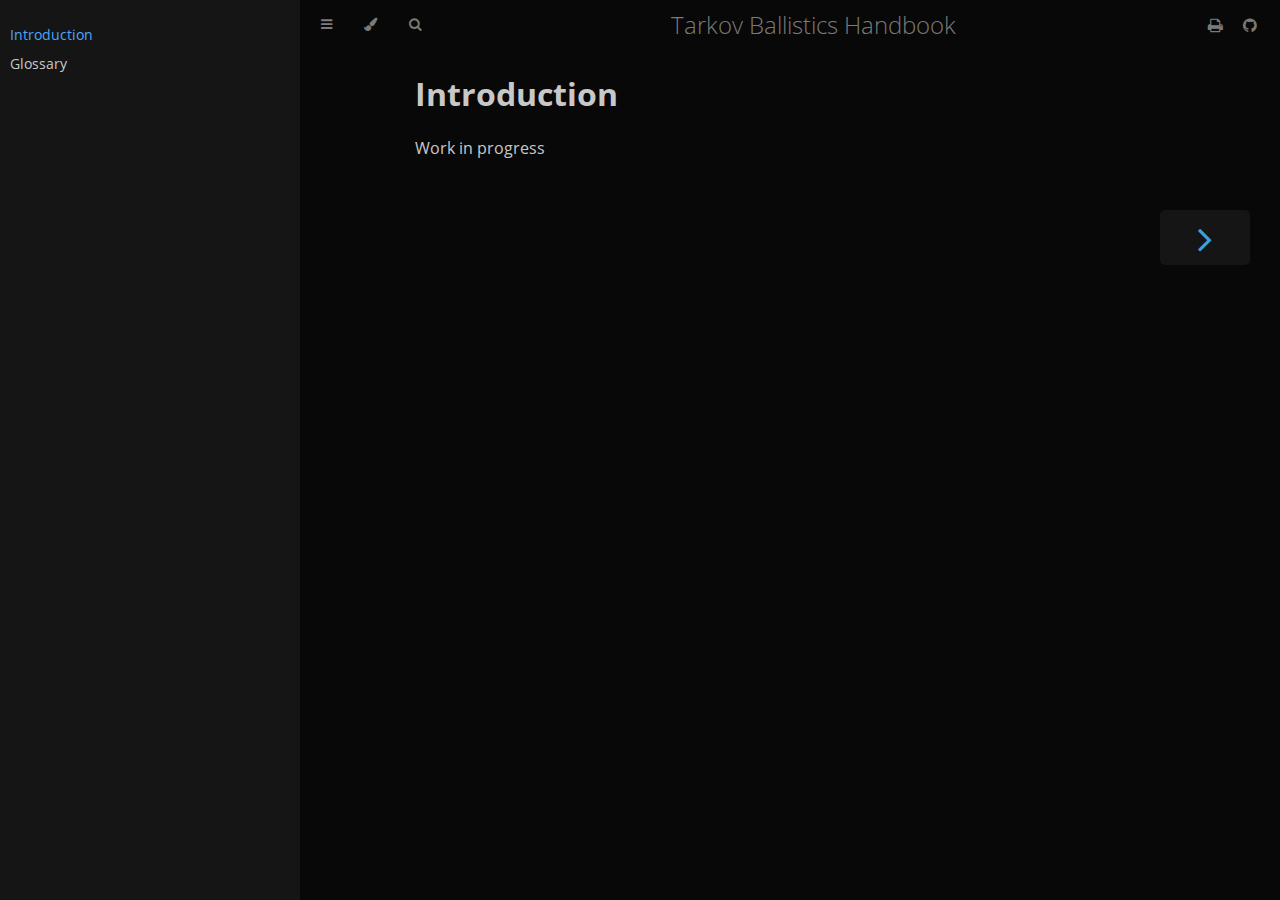
<file: index.html>
<!DOCTYPE HTML>
<html lang="en" class="sidebar-visible no-js coal">
    <head>
        <!-- Book generated using mdBook -->
        <meta charset="UTF-8">
        <title>Introduction - Tarkov Ballistics Handbook</title>
        <!-- Custom HTML head -->
        <meta content="text/html; charset=utf-8" http-equiv="Content-Type">
        <meta name="description" content="Glossary and guides on various aspects of ballistics of Escape from Tarkov">
        <meta name="viewport" content="width=device-width, initial-scale=1">
        <meta name="theme-color" content="#ffffff" />

        <link rel="icon" href="favicon.svg">
        <link rel="stylesheet" href="css/variables.css">
        <link rel="stylesheet" href="css/general.css">
        <link rel="stylesheet" href="css/chrome.css">
        <link rel="stylesheet" href="css/print.css" media="print">
        <!-- Fonts -->
        <link rel="stylesheet" href="FontAwesome/css/font-awesome.css">
        <link rel="stylesheet" href="fonts/fonts.css">
        <!-- Highlight.js Stylesheets -->
        <link rel="stylesheet" href="highlight.css">
        <link rel="stylesheet" href="tomorrow-night.css">
        <link rel="stylesheet" href="ayu-highlight.css">

        <!-- Custom theme stylesheets -->
    </head>
    <body>
        <!-- Provide site root to javascript -->
        <script type="text/javascript">
            var path_to_root = "";
            var default_theme = window.matchMedia("(prefers-color-scheme: dark)").matches ? "coal" : "coal";
        </script>

        <!-- Work around some values being stored in localStorage wrapped in quotes -->
        <script type="text/javascript">
            try {
                var theme = localStorage.getItem('mdbook-theme');
                var sidebar = localStorage.getItem('mdbook-sidebar');

                if (theme.startsWith('"') && theme.endsWith('"')) {
                    localStorage.setItem('mdbook-theme', theme.slice(1, theme.length - 1));
                }

                if (sidebar.startsWith('"') && sidebar.endsWith('"')) {
                    localStorage.setItem('mdbook-sidebar', sidebar.slice(1, sidebar.length - 1));
                }
            } catch (e) { }
        </script>

        <!-- Set the theme before any content is loaded, prevents flash -->
        <script type="text/javascript">
            var theme;
            try { theme = localStorage.getItem('mdbook-theme'); } catch(e) { }
            if (theme === null || theme === undefined) { theme = default_theme; }
            var html = document.querySelector('html');
            html.classList.remove('no-js')
            html.classList.remove('coal')
            html.classList.add(theme);
            html.classList.add('js');
        </script>

        <!-- Hide / unhide sidebar before it is displayed -->
        <script type="text/javascript">
            var html = document.querySelector('html');
            var sidebar = 'hidden';
            if (document.body.clientWidth >= 1080) {
                try { sidebar = localStorage.getItem('mdbook-sidebar'); } catch(e) { }
                sidebar = sidebar || 'visible';
            }
            html.classList.remove('sidebar-visible');
            html.classList.add("sidebar-" + sidebar);
        </script>

        <nav id="sidebar" class="sidebar" aria-label="Table of contents">
            <div class="sidebar-scrollbox">
                <ol class="chapter"><li class="chapter-item expanded affix "><a href="index.html" class="active">Introduction</a></li><li class="chapter-item expanded affix "><a href="glossary.html">Glossary</a></li></ol>
            </div>
            <div id="sidebar-resize-handle" class="sidebar-resize-handle"></div>
        </nav>

        <div id="page-wrapper" class="page-wrapper">

            <div class="page">
                <div id="menu-bar-hover-placeholder"></div>
                <div id="menu-bar" class="menu-bar sticky bordered">
                    <div class="left-buttons">
                        <button id="sidebar-toggle" class="icon-button" type="button" title="Toggle Table of Contents" aria-label="Toggle Table of Contents" aria-controls="sidebar">
                            <i class="fa fa-bars"></i>
                        </button>
                        <button id="theme-toggle" class="icon-button" type="button" title="Change theme" aria-label="Change theme" aria-haspopup="true" aria-expanded="false" aria-controls="theme-list">
                            <i class="fa fa-paint-brush"></i>
                        </button>
                        <ul id="theme-list" class="theme-popup" aria-label="Themes" role="menu">
                            <li role="none"><button role="menuitem" class="theme" id="light">Light</button></li>
                            <li role="none"><button role="menuitem" class="theme" id="rust">Rust</button></li>
                            <li role="none"><button role="menuitem" class="theme" id="coal">Coal (default)</button></li>
                            <li role="none"><button role="menuitem" class="theme" id="navy">Navy</button></li>
                            <li role="none"><button role="menuitem" class="theme" id="ayu">Ayu</button></li>
                        </ul>
                        <button id="search-toggle" class="icon-button" type="button" title="Search. (Shortkey: s)" aria-label="Toggle Searchbar" aria-expanded="false" aria-keyshortcuts="S" aria-controls="searchbar">
                            <i class="fa fa-search"></i>
                        </button>
                    </div>

                    <h1 class="menu-title">Tarkov Ballistics Handbook</h1>

                    <div class="right-buttons">
                        <a href="print.html" title="Print this book" aria-label="Print this book">
                            <i id="print-button" class="fa fa-print"></i>
                        </a>
                        <a href="https://github.com/tarkov-ballistics/handbook" title="Git repository" aria-label="Git repository">
                            <i id="git-repository-button" class="fa fa-github"></i>
                        </a>
                    </div>
                </div>

                <div id="search-wrapper" class="hidden">
                    <form id="searchbar-outer" class="searchbar-outer">
                        <input type="search" id="searchbar" name="searchbar" placeholder="Search this book ..." aria-controls="searchresults-outer" aria-describedby="searchresults-header">
                    </form>
                    <div id="searchresults-outer" class="searchresults-outer hidden">
                        <div id="searchresults-header" class="searchresults-header"></div>
                        <ul id="searchresults">
                        </ul>
                    </div>
                </div>
                <!-- Apply ARIA attributes after the sidebar and the sidebar toggle button are added to the DOM -->
                <script type="text/javascript">
                    document.getElementById('sidebar-toggle').setAttribute('aria-expanded', sidebar === 'visible');
                    document.getElementById('sidebar').setAttribute('aria-hidden', sidebar !== 'visible');
                    Array.from(document.querySelectorAll('#sidebar a')).forEach(function(link) {
                        link.setAttribute('tabIndex', sidebar === 'visible' ? 0 : -1);
                    });
                </script>

                <div id="content" class="content">
                    <main>
                        <h1 id="introduction"><a class="header" href="#introduction">Introduction</a></h1>
<p>Work in progress</p>

                    </main>

                    <nav class="nav-wrapper" aria-label="Page navigation">
                        <!-- Mobile navigation buttons -->
                            <a rel="next" href="glossary.html" class="mobile-nav-chapters next" title="Next chapter" aria-label="Next chapter" aria-keyshortcuts="Right">
                                <i class="fa fa-angle-right"></i>
                            </a>
                        <div style="clear: both"></div>
                    </nav>
                </div>
            </div>

            <nav class="nav-wide-wrapper" aria-label="Page navigation">
                    <a rel="next" href="glossary.html" class="nav-chapters next" title="Next chapter" aria-label="Next chapter" aria-keyshortcuts="Right">
                        <i class="fa fa-angle-right"></i>
                    </a>
            </nav>

        </div>

        <script type="text/javascript">
            window.playground_copyable = true;
        </script>
        <script src="elasticlunr.min.js" type="text/javascript" charset="utf-8"></script>
        <script src="mark.min.js" type="text/javascript" charset="utf-8"></script>
        <script src="searcher.js" type="text/javascript" charset="utf-8"></script>
        <script src="clipboard.min.js" type="text/javascript" charset="utf-8"></script>
        <script src="highlight.js" type="text/javascript" charset="utf-8"></script>
        <script src="book.js" type="text/javascript" charset="utf-8"></script>

        <!-- Custom JS scripts -->
    </body>
</html>
</file>
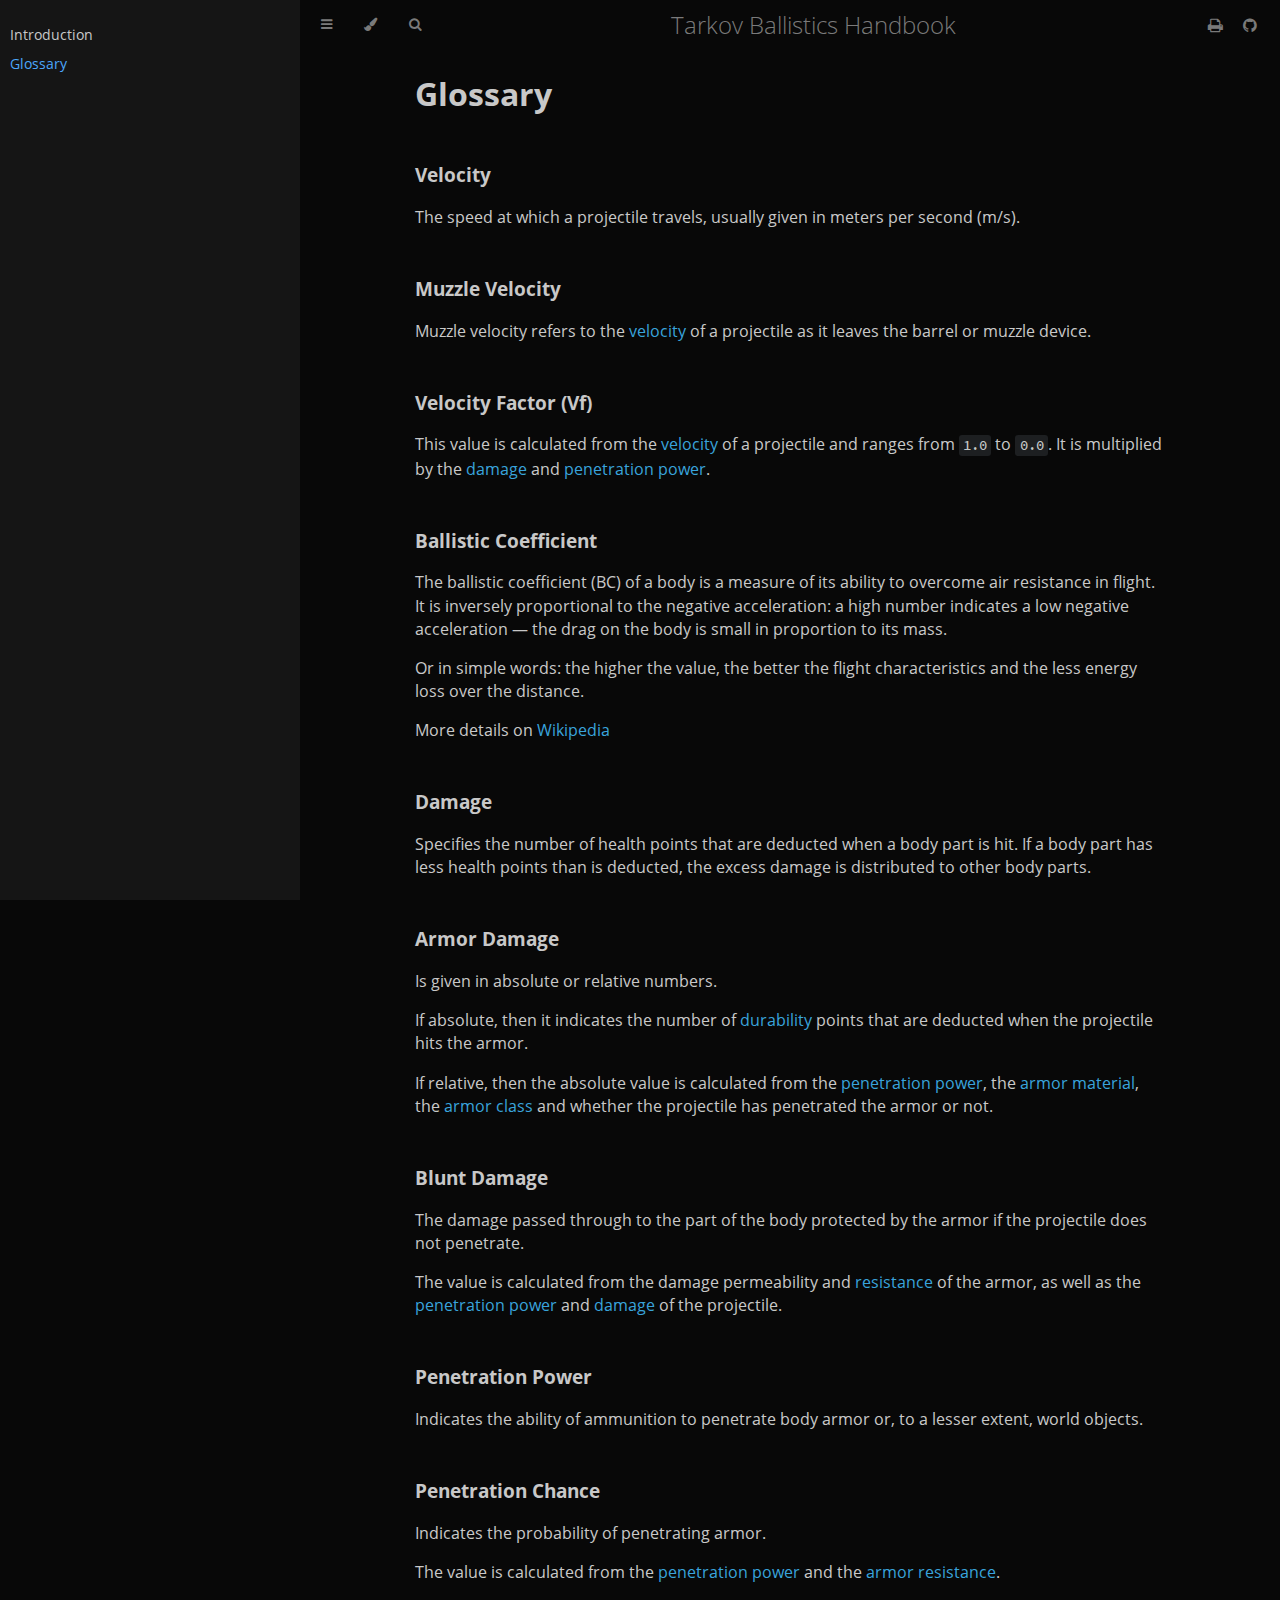
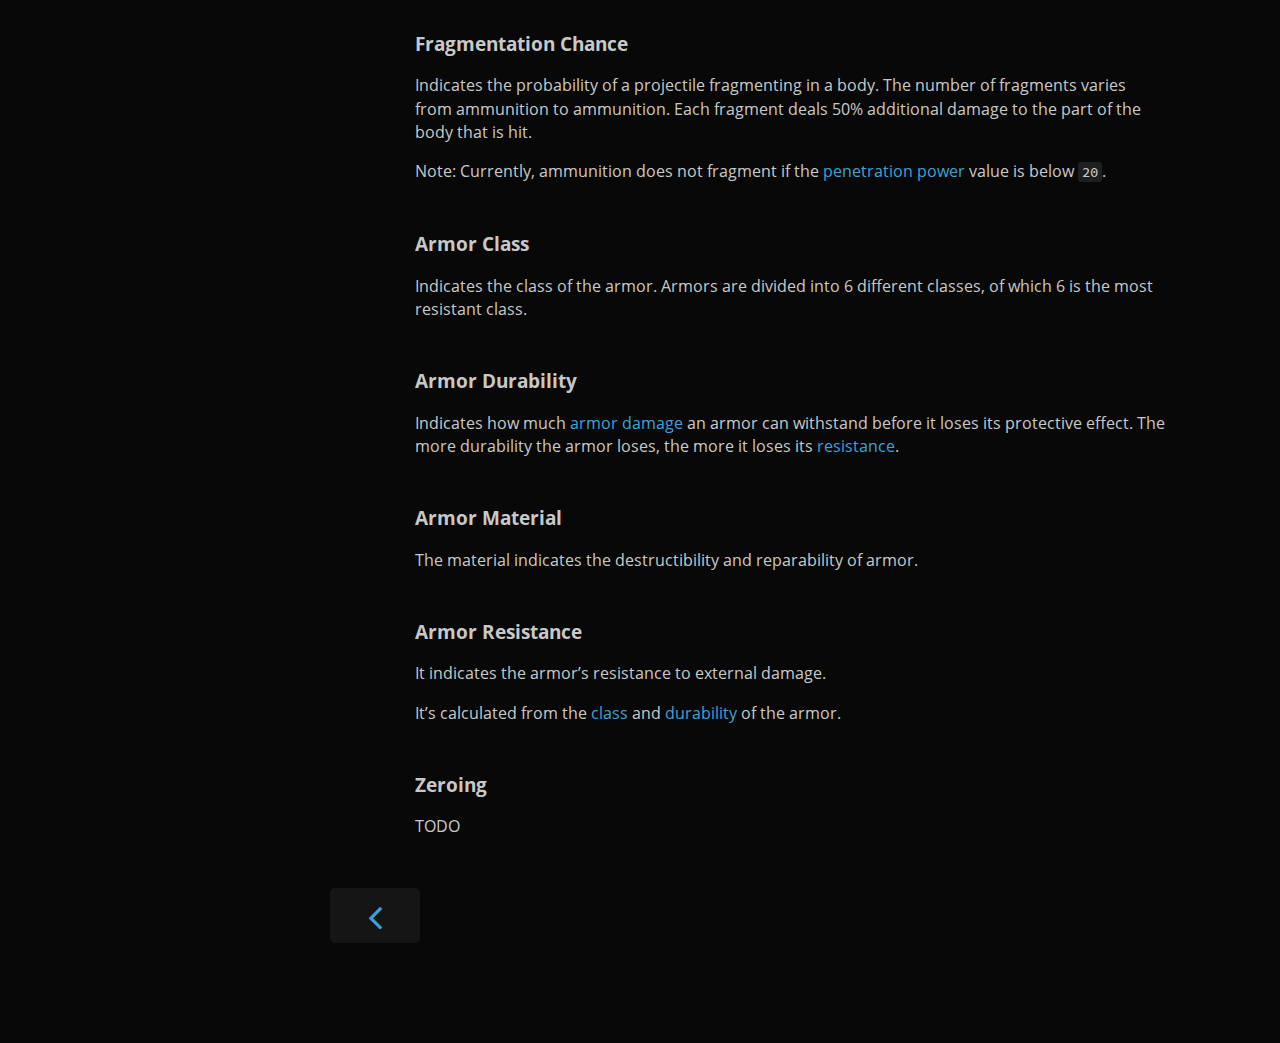
<file: glossary.html>
<!DOCTYPE HTML>
<html lang="en" class="sidebar-visible no-js coal">
    <head>
        <!-- Book generated using mdBook -->
        <meta charset="UTF-8">
        <title>Glossary - Tarkov Ballistics Handbook</title>
        <!-- Custom HTML head -->
        <meta content="text/html; charset=utf-8" http-equiv="Content-Type">
        <meta name="description" content="Glossary and guides on various aspects of ballistics of Escape from Tarkov">
        <meta name="viewport" content="width=device-width, initial-scale=1">
        <meta name="theme-color" content="#ffffff" />

        <link rel="icon" href="favicon.svg">
        <link rel="stylesheet" href="css/variables.css">
        <link rel="stylesheet" href="css/general.css">
        <link rel="stylesheet" href="css/chrome.css">
        <link rel="stylesheet" href="css/print.css" media="print">
        <!-- Fonts -->
        <link rel="stylesheet" href="FontAwesome/css/font-awesome.css">
        <link rel="stylesheet" href="fonts/fonts.css">
        <!-- Highlight.js Stylesheets -->
        <link rel="stylesheet" href="highlight.css">
        <link rel="stylesheet" href="tomorrow-night.css">
        <link rel="stylesheet" href="ayu-highlight.css">

        <!-- Custom theme stylesheets -->
    </head>
    <body>
        <!-- Provide site root to javascript -->
        <script type="text/javascript">
            var path_to_root = "";
            var default_theme = window.matchMedia("(prefers-color-scheme: dark)").matches ? "coal" : "coal";
        </script>

        <!-- Work around some values being stored in localStorage wrapped in quotes -->
        <script type="text/javascript">
            try {
                var theme = localStorage.getItem('mdbook-theme');
                var sidebar = localStorage.getItem('mdbook-sidebar');

                if (theme.startsWith('"') && theme.endsWith('"')) {
                    localStorage.setItem('mdbook-theme', theme.slice(1, theme.length - 1));
                }

                if (sidebar.startsWith('"') && sidebar.endsWith('"')) {
                    localStorage.setItem('mdbook-sidebar', sidebar.slice(1, sidebar.length - 1));
                }
            } catch (e) { }
        </script>

        <!-- Set the theme before any content is loaded, prevents flash -->
        <script type="text/javascript">
            var theme;
            try { theme = localStorage.getItem('mdbook-theme'); } catch(e) { }
            if (theme === null || theme === undefined) { theme = default_theme; }
            var html = document.querySelector('html');
            html.classList.remove('no-js')
            html.classList.remove('coal')
            html.classList.add(theme);
            html.classList.add('js');
        </script>

        <!-- Hide / unhide sidebar before it is displayed -->
        <script type="text/javascript">
            var html = document.querySelector('html');
            var sidebar = 'hidden';
            if (document.body.clientWidth >= 1080) {
                try { sidebar = localStorage.getItem('mdbook-sidebar'); } catch(e) { }
                sidebar = sidebar || 'visible';
            }
            html.classList.remove('sidebar-visible');
            html.classList.add("sidebar-" + sidebar);
        </script>

        <nav id="sidebar" class="sidebar" aria-label="Table of contents">
            <div class="sidebar-scrollbox">
                <ol class="chapter"><li class="chapter-item expanded affix "><a href="index.html">Introduction</a></li><li class="chapter-item expanded affix "><a href="glossary.html" class="active">Glossary</a></li></ol>
            </div>
            <div id="sidebar-resize-handle" class="sidebar-resize-handle"></div>
        </nav>

        <div id="page-wrapper" class="page-wrapper">

            <div class="page">
                <div id="menu-bar-hover-placeholder"></div>
                <div id="menu-bar" class="menu-bar sticky bordered">
                    <div class="left-buttons">
                        <button id="sidebar-toggle" class="icon-button" type="button" title="Toggle Table of Contents" aria-label="Toggle Table of Contents" aria-controls="sidebar">
                            <i class="fa fa-bars"></i>
                        </button>
                        <button id="theme-toggle" class="icon-button" type="button" title="Change theme" aria-label="Change theme" aria-haspopup="true" aria-expanded="false" aria-controls="theme-list">
                            <i class="fa fa-paint-brush"></i>
                        </button>
                        <ul id="theme-list" class="theme-popup" aria-label="Themes" role="menu">
                            <li role="none"><button role="menuitem" class="theme" id="light">Light</button></li>
                            <li role="none"><button role="menuitem" class="theme" id="rust">Rust</button></li>
                            <li role="none"><button role="menuitem" class="theme" id="coal">Coal (default)</button></li>
                            <li role="none"><button role="menuitem" class="theme" id="navy">Navy</button></li>
                            <li role="none"><button role="menuitem" class="theme" id="ayu">Ayu</button></li>
                        </ul>
                        <button id="search-toggle" class="icon-button" type="button" title="Search. (Shortkey: s)" aria-label="Toggle Searchbar" aria-expanded="false" aria-keyshortcuts="S" aria-controls="searchbar">
                            <i class="fa fa-search"></i>
                        </button>
                    </div>

                    <h1 class="menu-title">Tarkov Ballistics Handbook</h1>

                    <div class="right-buttons">
                        <a href="print.html" title="Print this book" aria-label="Print this book">
                            <i id="print-button" class="fa fa-print"></i>
                        </a>
                        <a href="https://github.com/tarkov-ballistics/handbook" title="Git repository" aria-label="Git repository">
                            <i id="git-repository-button" class="fa fa-github"></i>
                        </a>
                    </div>
                </div>

                <div id="search-wrapper" class="hidden">
                    <form id="searchbar-outer" class="searchbar-outer">
                        <input type="search" id="searchbar" name="searchbar" placeholder="Search this book ..." aria-controls="searchresults-outer" aria-describedby="searchresults-header">
                    </form>
                    <div id="searchresults-outer" class="searchresults-outer hidden">
                        <div id="searchresults-header" class="searchresults-header"></div>
                        <ul id="searchresults">
                        </ul>
                    </div>
                </div>
                <!-- Apply ARIA attributes after the sidebar and the sidebar toggle button are added to the DOM -->
                <script type="text/javascript">
                    document.getElementById('sidebar-toggle').setAttribute('aria-expanded', sidebar === 'visible');
                    document.getElementById('sidebar').setAttribute('aria-hidden', sidebar !== 'visible');
                    Array.from(document.querySelectorAll('#sidebar a')).forEach(function(link) {
                        link.setAttribute('tabIndex', sidebar === 'visible' ? 0 : -1);
                    });
                </script>

                <div id="content" class="content">
                    <main>
                        <h1 id="glossary"><a class="header" href="#glossary">Glossary</a></h1>
<h3 id="velocity"><a class="header" href="#velocity">Velocity</a></h3>
<p>The speed at which a projectile travels, usually given in meters per second (m/s).</p>
<h3 id="muzzle-velocity"><a class="header" href="#muzzle-velocity">Muzzle Velocity</a></h3>
<p>Muzzle velocity refers to the <a href="#velocity">velocity</a> of a projectile as it leaves the barrel or muzzle device.</p>
<h3 id="velocity-factor-vf"><a class="header" href="#velocity-factor-vf">Velocity Factor (Vf)</a></h3>
<p>This value is calculated from the <a href="#velocity">velocity</a> of a projectile and ranges from <code>1.0</code> to <code>0.0</code>. It is multiplied by the <a href="#damage">damage</a> and <a href="#penetration-power">penetration power</a>.</p>
<h3 id="ballistic-coefficient"><a class="header" href="#ballistic-coefficient">Ballistic Coefficient</a></h3>
<p>The ballistic coefficient (BC) of a body is a measure of its ability to overcome air resistance in flight. It is inversely proportional to the negative acceleration: a high number indicates a low negative acceleration — the drag on the body is small in proportion to its mass.</p>
<p>Or in simple words: the higher the value, the better the flight characteristics and the less energy loss over the distance.</p>
<p>More details on <a href="https://en.wikipedia.org/wiki/Ballistic_coefficient">Wikipedia</a></p>
<h3 id="damage"><a class="header" href="#damage">Damage</a></h3>
<p>Specifies the number of health points that are deducted when a body part is hit. If a body part has less health points than is deducted, the excess damage is distributed to other body parts.</p>
<h3 id="armor-damage"><a class="header" href="#armor-damage">Armor Damage</a></h3>
<p>Is given in absolute or relative numbers.</p>
<p>If absolute, then it indicates the number of <a href="#armor-durability">durability</a> points that are deducted when the projectile hits the armor.</p>
<p>If relative, then the absolute value is calculated from the <a href="#penetration-power">penetration power</a>, the <a href="#armor-material">armor material</a>, the <a href="#armor-class">armor class</a> and whether the projectile has penetrated the armor or not.</p>
<h3 id="blunt-damage"><a class="header" href="#blunt-damage">Blunt Damage</a></h3>
<p>The damage passed through to the part of the body protected by the armor if the projectile does not penetrate.</p>
<p>The value is calculated from the damage permeability and <a href="#armor-resistance">resistance</a> of the armor, as well as the <a href="#penetration-power">penetration power</a> and <a href="#damage">damage</a> of the projectile.</p>
<h3 id="penetration-power"><a class="header" href="#penetration-power">Penetration Power</a></h3>
<p>Indicates the ability of ammunition to penetrate body armor or, to a lesser extent, world objects.</p>
<h3 id="penetration-chance"><a class="header" href="#penetration-chance">Penetration Chance</a></h3>
<p>Indicates the probability of penetrating armor.</p>
<p>The value is calculated from the <a href="#penetration-power">penetration power</a> and the <a href="#armor-resistance">armor resistance</a>.</p>
<h3 id="fragmentation-chance"><a class="header" href="#fragmentation-chance">Fragmentation Chance</a></h3>
<p>Indicates the probability of a projectile fragmenting in a body. The number of fragments varies from ammunition to ammunition.
Each fragment deals 50% additional damage to the part of the body that is hit.</p>
<p>Note: Currently, ammunition does not fragment if the <a href="#penetration-power">penetration power</a> value is below <code>20</code>.</p>
<h3 id="armor-class"><a class="header" href="#armor-class">Armor Class</a></h3>
<p>Indicates the class of the armor. Armors are divided into 6 different classes, of which 6 is the most resistant class.</p>
<h3 id="armor-durability"><a class="header" href="#armor-durability">Armor Durability</a></h3>
<p>Indicates how much <a href="#armor-damage">armor damage</a> an armor can withstand before it loses its protective effect. The more durability the armor loses, the more it loses its <a href="#armor-resistance">resistance</a>.</p>
<h3 id="armor-material"><a class="header" href="#armor-material">Armor Material</a></h3>
<p>The material indicates the destructibility and reparability of armor.</p>
<h3 id="armor-resistance"><a class="header" href="#armor-resistance">Armor Resistance</a></h3>
<p>It indicates the armor’s resistance to external damage.</p>
<p>It’s calculated from the <a href="#armor-class">class</a> and <a href="#armor-durability">durability</a> of the armor.</p>
<h3 id="zeroing"><a class="header" href="#zeroing">Zeroing</a></h3>
<p>TODO</p>

                    </main>

                    <nav class="nav-wrapper" aria-label="Page navigation">
                        <!-- Mobile navigation buttons -->
                            <a rel="prev" href="index.html" class="mobile-nav-chapters previous" title="Previous chapter" aria-label="Previous chapter" aria-keyshortcuts="Left">
                                <i class="fa fa-angle-left"></i>
                            </a>
                        <div style="clear: both"></div>
                    </nav>
                </div>
            </div>

            <nav class="nav-wide-wrapper" aria-label="Page navigation">
                    <a rel="prev" href="index.html" class="nav-chapters previous" title="Previous chapter" aria-label="Previous chapter" aria-keyshortcuts="Left">
                        <i class="fa fa-angle-left"></i>
                    </a>
            </nav>

        </div>

        <script type="text/javascript">
            window.playground_copyable = true;
        </script>
        <script src="elasticlunr.min.js" type="text/javascript" charset="utf-8"></script>
        <script src="mark.min.js" type="text/javascript" charset="utf-8"></script>
        <script src="searcher.js" type="text/javascript" charset="utf-8"></script>
        <script src="clipboard.min.js" type="text/javascript" charset="utf-8"></script>
        <script src="highlight.js" type="text/javascript" charset="utf-8"></script>
        <script src="book.js" type="text/javascript" charset="utf-8"></script>

        <!-- Custom JS scripts -->
    </body>
</html>
</file>
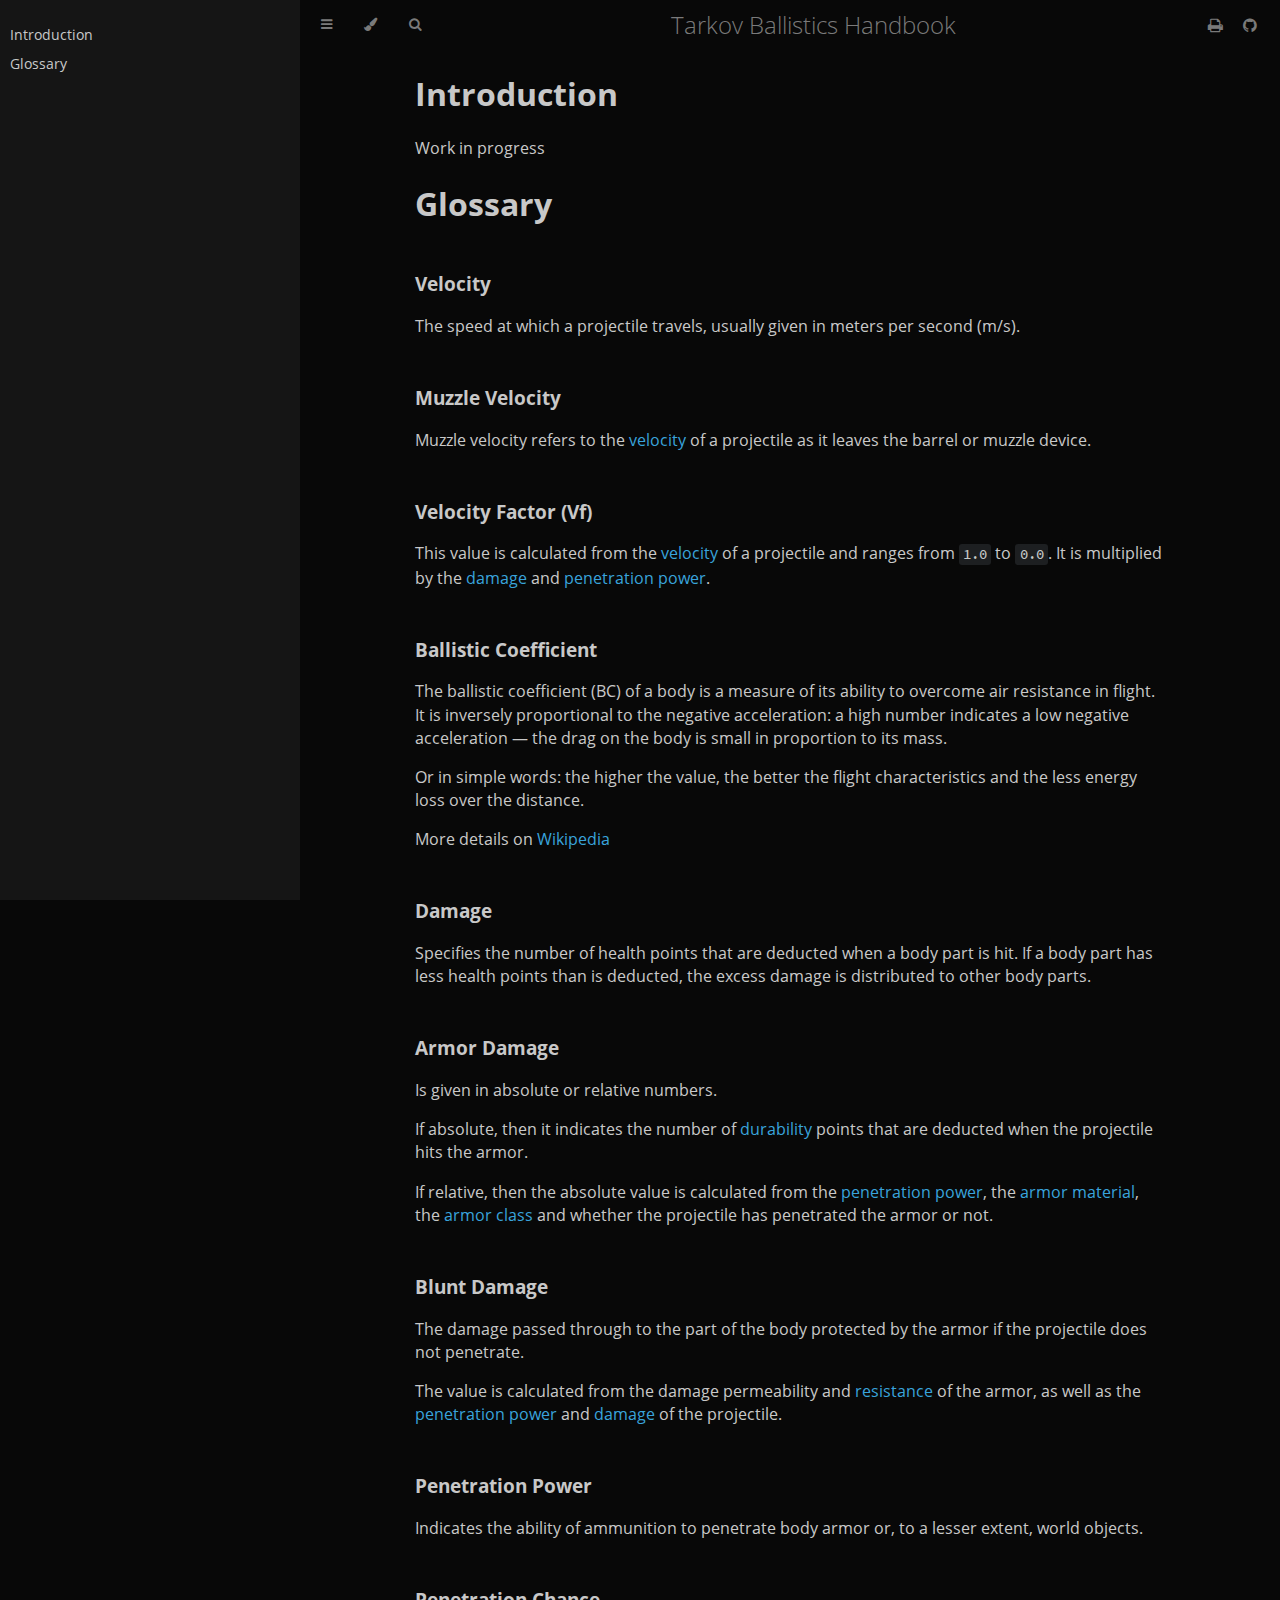
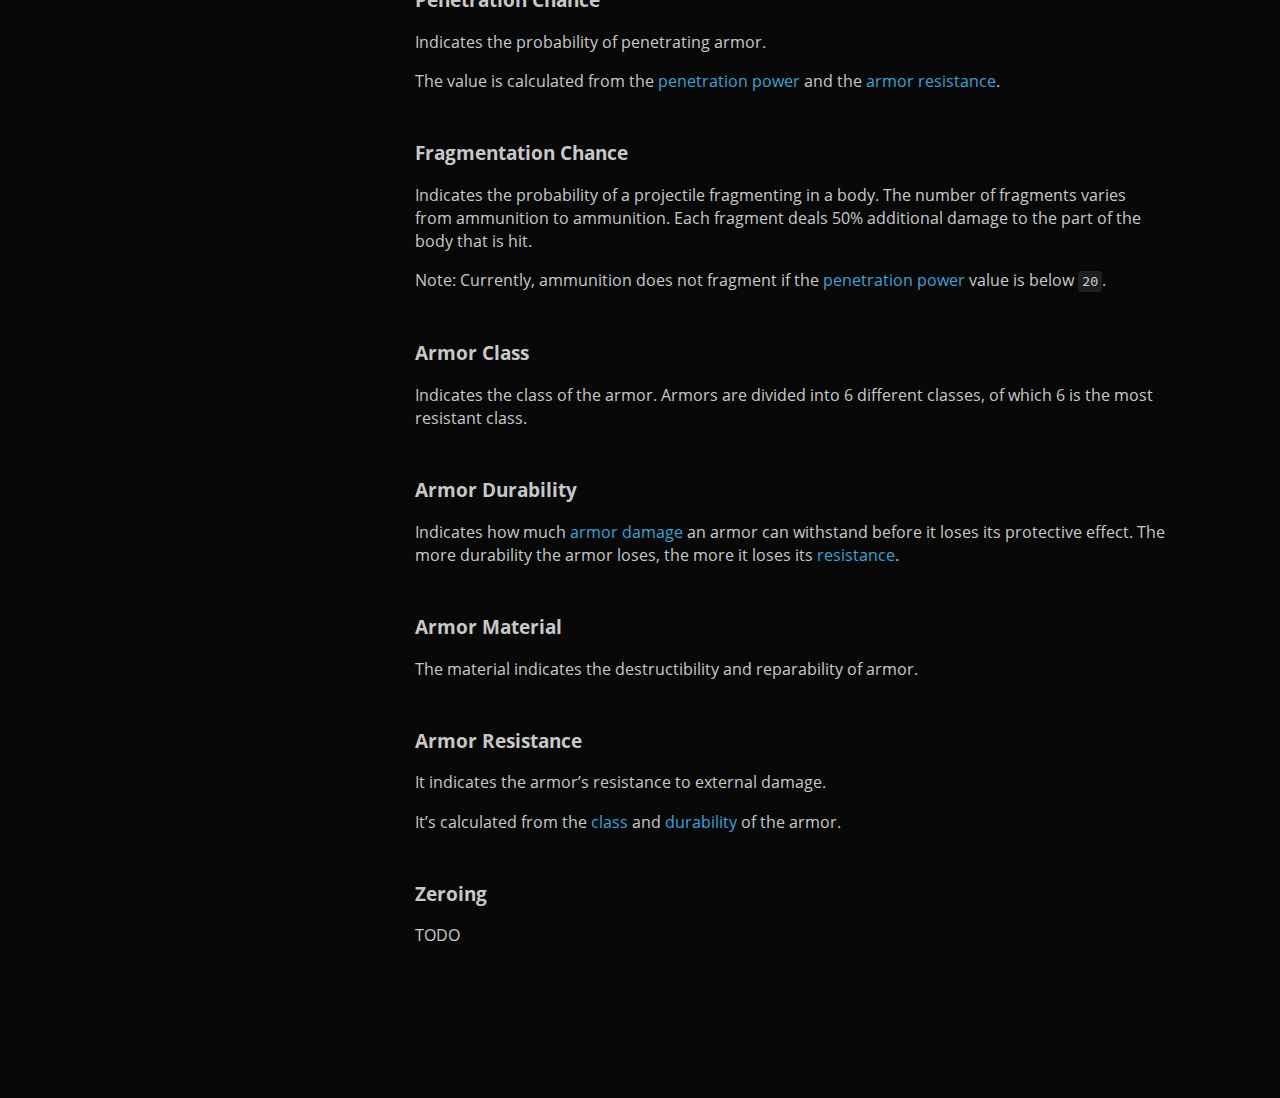
<file: print.html>
<!DOCTYPE HTML>
<html lang="en" class="sidebar-visible no-js coal">
    <head>
        <!-- Book generated using mdBook -->
        <meta charset="UTF-8">
        <title>Tarkov Ballistics Handbook</title>
        <meta name="robots" content="noindex" />
        <!-- Custom HTML head -->
        <meta content="text/html; charset=utf-8" http-equiv="Content-Type">
        <meta name="description" content="Glossary and guides on various aspects of ballistics of Escape from Tarkov">
        <meta name="viewport" content="width=device-width, initial-scale=1">
        <meta name="theme-color" content="#ffffff" />

        <link rel="icon" href="favicon.svg">
        <link rel="stylesheet" href="css/variables.css">
        <link rel="stylesheet" href="css/general.css">
        <link rel="stylesheet" href="css/chrome.css">
        <link rel="stylesheet" href="css/print.css" media="print">
        <!-- Fonts -->
        <link rel="stylesheet" href="FontAwesome/css/font-awesome.css">
        <link rel="stylesheet" href="fonts/fonts.css">
        <!-- Highlight.js Stylesheets -->
        <link rel="stylesheet" href="highlight.css">
        <link rel="stylesheet" href="tomorrow-night.css">
        <link rel="stylesheet" href="ayu-highlight.css">

        <!-- Custom theme stylesheets -->
    </head>
    <body>
        <!-- Provide site root to javascript -->
        <script type="text/javascript">
            var path_to_root = "";
            var default_theme = window.matchMedia("(prefers-color-scheme: dark)").matches ? "coal" : "coal";
        </script>

        <!-- Work around some values being stored in localStorage wrapped in quotes -->
        <script type="text/javascript">
            try {
                var theme = localStorage.getItem('mdbook-theme');
                var sidebar = localStorage.getItem('mdbook-sidebar');

                if (theme.startsWith('"') && theme.endsWith('"')) {
                    localStorage.setItem('mdbook-theme', theme.slice(1, theme.length - 1));
                }

                if (sidebar.startsWith('"') && sidebar.endsWith('"')) {
                    localStorage.setItem('mdbook-sidebar', sidebar.slice(1, sidebar.length - 1));
                }
            } catch (e) { }
        </script>

        <!-- Set the theme before any content is loaded, prevents flash -->
        <script type="text/javascript">
            var theme;
            try { theme = localStorage.getItem('mdbook-theme'); } catch(e) { }
            if (theme === null || theme === undefined) { theme = default_theme; }
            var html = document.querySelector('html');
            html.classList.remove('no-js')
            html.classList.remove('coal')
            html.classList.add(theme);
            html.classList.add('js');
        </script>

        <!-- Hide / unhide sidebar before it is displayed -->
        <script type="text/javascript">
            var html = document.querySelector('html');
            var sidebar = 'hidden';
            if (document.body.clientWidth >= 1080) {
                try { sidebar = localStorage.getItem('mdbook-sidebar'); } catch(e) { }
                sidebar = sidebar || 'visible';
            }
            html.classList.remove('sidebar-visible');
            html.classList.add("sidebar-" + sidebar);
        </script>

        <nav id="sidebar" class="sidebar" aria-label="Table of contents">
            <div class="sidebar-scrollbox">
                <ol class="chapter"><li class="chapter-item expanded affix "><a href="index.html">Introduction</a></li><li class="chapter-item expanded affix "><a href="glossary.html">Glossary</a></li></ol>
            </div>
            <div id="sidebar-resize-handle" class="sidebar-resize-handle"></div>
        </nav>

        <div id="page-wrapper" class="page-wrapper">

            <div class="page">
                <div id="menu-bar-hover-placeholder"></div>
                <div id="menu-bar" class="menu-bar sticky bordered">
                    <div class="left-buttons">
                        <button id="sidebar-toggle" class="icon-button" type="button" title="Toggle Table of Contents" aria-label="Toggle Table of Contents" aria-controls="sidebar">
                            <i class="fa fa-bars"></i>
                        </button>
                        <button id="theme-toggle" class="icon-button" type="button" title="Change theme" aria-label="Change theme" aria-haspopup="true" aria-expanded="false" aria-controls="theme-list">
                            <i class="fa fa-paint-brush"></i>
                        </button>
                        <ul id="theme-list" class="theme-popup" aria-label="Themes" role="menu">
                            <li role="none"><button role="menuitem" class="theme" id="light">Light</button></li>
                            <li role="none"><button role="menuitem" class="theme" id="rust">Rust</button></li>
                            <li role="none"><button role="menuitem" class="theme" id="coal">Coal (default)</button></li>
                            <li role="none"><button role="menuitem" class="theme" id="navy">Navy</button></li>
                            <li role="none"><button role="menuitem" class="theme" id="ayu">Ayu</button></li>
                        </ul>
                        <button id="search-toggle" class="icon-button" type="button" title="Search. (Shortkey: s)" aria-label="Toggle Searchbar" aria-expanded="false" aria-keyshortcuts="S" aria-controls="searchbar">
                            <i class="fa fa-search"></i>
                        </button>
                    </div>

                    <h1 class="menu-title">Tarkov Ballistics Handbook</h1>

                    <div class="right-buttons">
                        <a href="print.html" title="Print this book" aria-label="Print this book">
                            <i id="print-button" class="fa fa-print"></i>
                        </a>
                        <a href="https://github.com/tarkov-ballistics/handbook" title="Git repository" aria-label="Git repository">
                            <i id="git-repository-button" class="fa fa-github"></i>
                        </a>
                    </div>
                </div>

                <div id="search-wrapper" class="hidden">
                    <form id="searchbar-outer" class="searchbar-outer">
                        <input type="search" id="searchbar" name="searchbar" placeholder="Search this book ..." aria-controls="searchresults-outer" aria-describedby="searchresults-header">
                    </form>
                    <div id="searchresults-outer" class="searchresults-outer hidden">
                        <div id="searchresults-header" class="searchresults-header"></div>
                        <ul id="searchresults">
                        </ul>
                    </div>
                </div>
                <!-- Apply ARIA attributes after the sidebar and the sidebar toggle button are added to the DOM -->
                <script type="text/javascript">
                    document.getElementById('sidebar-toggle').setAttribute('aria-expanded', sidebar === 'visible');
                    document.getElementById('sidebar').setAttribute('aria-hidden', sidebar !== 'visible');
                    Array.from(document.querySelectorAll('#sidebar a')).forEach(function(link) {
                        link.setAttribute('tabIndex', sidebar === 'visible' ? 0 : -1);
                    });
                </script>

                <div id="content" class="content">
                    <main>
                        <h1 id="introduction"><a class="header" href="#introduction">Introduction</a></h1>
<p>Work in progress</p>
<div style="break-before: page; page-break-before: always;"></div><h1 id="glossary"><a class="header" href="#glossary">Glossary</a></h1>
<h3 id="velocity"><a class="header" href="#velocity">Velocity</a></h3>
<p>The speed at which a projectile travels, usually given in meters per second (m/s).</p>
<h3 id="muzzle-velocity"><a class="header" href="#muzzle-velocity">Muzzle Velocity</a></h3>
<p>Muzzle velocity refers to the <a href="glossary.html#velocity">velocity</a> of a projectile as it leaves the barrel or muzzle device.</p>
<h3 id="velocity-factor-vf"><a class="header" href="#velocity-factor-vf">Velocity Factor (Vf)</a></h3>
<p>This value is calculated from the <a href="glossary.html#velocity">velocity</a> of a projectile and ranges from <code>1.0</code> to <code>0.0</code>. It is multiplied by the <a href="glossary.html#damage">damage</a> and <a href="glossary.html#penetration-power">penetration power</a>.</p>
<h3 id="ballistic-coefficient"><a class="header" href="#ballistic-coefficient">Ballistic Coefficient</a></h3>
<p>The ballistic coefficient (BC) of a body is a measure of its ability to overcome air resistance in flight. It is inversely proportional to the negative acceleration: a high number indicates a low negative acceleration — the drag on the body is small in proportion to its mass.</p>
<p>Or in simple words: the higher the value, the better the flight characteristics and the less energy loss over the distance.</p>
<p>More details on <a href="https://en.wikipedia.org/wiki/Ballistic_coefficient">Wikipedia</a></p>
<h3 id="damage"><a class="header" href="#damage">Damage</a></h3>
<p>Specifies the number of health points that are deducted when a body part is hit. If a body part has less health points than is deducted, the excess damage is distributed to other body parts.</p>
<h3 id="armor-damage"><a class="header" href="#armor-damage">Armor Damage</a></h3>
<p>Is given in absolute or relative numbers.</p>
<p>If absolute, then it indicates the number of <a href="glossary.html#armor-durability">durability</a> points that are deducted when the projectile hits the armor.</p>
<p>If relative, then the absolute value is calculated from the <a href="glossary.html#penetration-power">penetration power</a>, the <a href="glossary.html#armor-material">armor material</a>, the <a href="glossary.html#armor-class">armor class</a> and whether the projectile has penetrated the armor or not.</p>
<h3 id="blunt-damage"><a class="header" href="#blunt-damage">Blunt Damage</a></h3>
<p>The damage passed through to the part of the body protected by the armor if the projectile does not penetrate.</p>
<p>The value is calculated from the damage permeability and <a href="glossary.html#armor-resistance">resistance</a> of the armor, as well as the <a href="glossary.html#penetration-power">penetration power</a> and <a href="glossary.html#damage">damage</a> of the projectile.</p>
<h3 id="penetration-power"><a class="header" href="#penetration-power">Penetration Power</a></h3>
<p>Indicates the ability of ammunition to penetrate body armor or, to a lesser extent, world objects.</p>
<h3 id="penetration-chance"><a class="header" href="#penetration-chance">Penetration Chance</a></h3>
<p>Indicates the probability of penetrating armor.</p>
<p>The value is calculated from the <a href="glossary.html#penetration-power">penetration power</a> and the <a href="glossary.html#armor-resistance">armor resistance</a>.</p>
<h3 id="fragmentation-chance"><a class="header" href="#fragmentation-chance">Fragmentation Chance</a></h3>
<p>Indicates the probability of a projectile fragmenting in a body. The number of fragments varies from ammunition to ammunition.
Each fragment deals 50% additional damage to the part of the body that is hit.</p>
<p>Note: Currently, ammunition does not fragment if the <a href="glossary.html#penetration-power">penetration power</a> value is below <code>20</code>.</p>
<h3 id="armor-class"><a class="header" href="#armor-class">Armor Class</a></h3>
<p>Indicates the class of the armor. Armors are divided into 6 different classes, of which 6 is the most resistant class.</p>
<h3 id="armor-durability"><a class="header" href="#armor-durability">Armor Durability</a></h3>
<p>Indicates how much <a href="glossary.html#armor-damage">armor damage</a> an armor can withstand before it loses its protective effect. The more durability the armor loses, the more it loses its <a href="glossary.html#armor-resistance">resistance</a>.</p>
<h3 id="armor-material"><a class="header" href="#armor-material">Armor Material</a></h3>
<p>The material indicates the destructibility and reparability of armor.</p>
<h3 id="armor-resistance"><a class="header" href="#armor-resistance">Armor Resistance</a></h3>
<p>It indicates the armor’s resistance to external damage.</p>
<p>It’s calculated from the <a href="glossary.html#armor-class">class</a> and <a href="glossary.html#armor-durability">durability</a> of the armor.</p>
<h3 id="zeroing"><a class="header" href="#zeroing">Zeroing</a></h3>
<p>TODO</p>

                    </main>

                    <nav class="nav-wrapper" aria-label="Page navigation">
                        <!-- Mobile navigation buttons -->
                        <div style="clear: both"></div>
                    </nav>
                </div>
            </div>

            <nav class="nav-wide-wrapper" aria-label="Page navigation">
            </nav>

        </div>

        <script type="text/javascript">
            window.playground_copyable = true;
        </script>
        <script src="elasticlunr.min.js" type="text/javascript" charset="utf-8"></script>
        <script src="mark.min.js" type="text/javascript" charset="utf-8"></script>
        <script src="searcher.js" type="text/javascript" charset="utf-8"></script>
        <script src="clipboard.min.js" type="text/javascript" charset="utf-8"></script>
        <script src="highlight.js" type="text/javascript" charset="utf-8"></script>
        <script src="book.js" type="text/javascript" charset="utf-8"></script>

        <!-- Custom JS scripts -->
        <script type="text/javascript">
        window.addEventListener('load', function() {
            window.setTimeout(window.print, 100);
        });
        </script>
    </body>
</html>
</file>
<file: css/variables.css>
/* Globals */

:root {
  --sidebar-width: 300px;
  --page-padding: 15px;
  --content-max-width: 750px;
  --menu-bar-height: 50px;
}

/* Themes */

.ayu {
  --bg: hsl(210, 25%, 8%);
  --fg: #c5c5c5;

  --sidebar-bg: #14191f;
  --sidebar-fg: #c8c9db;
  --sidebar-non-existant: #5c6773;
  --sidebar-active: #ffb454;
  --sidebar-spacer: #2d334f;

  --scrollbar: var(--sidebar-fg);

  --icons: #737480;
  --icons-hover: #b7b9cc;

  --links: #0096cf;

  --inline-code-color: #ffb454;

  --theme-popup-bg: #14191f;
  --theme-popup-border: #5c6773;
  --theme-hover: #191f26;

  --quote-bg: hsl(226, 15%, 17%);
  --quote-border: hsl(226, 15%, 22%);

  --table-border-color: hsl(210, 25%, 13%);
  --table-header-bg: hsl(210, 25%, 28%);
  --table-alternate-bg: hsl(210, 25%, 11%);

  --searchbar-border-color: #848484;
  --searchbar-bg: #424242;
  --searchbar-fg: #fff;
  --searchbar-shadow-color: #d4c89f;
  --searchresults-header-fg: #666;
  --searchresults-border-color: #888;
  --searchresults-li-bg: #252932;
  --search-mark-bg: #e3b171;
}

.coal {
  --bg: rgb(8, 8, 8);
  --fg: rgb(200, 200, 200);

  --sidebar-bg: rgb(21, 21, 21);
  --sidebar-fg: rgb(200, 200, 200);
  --sidebar-non-existant: #505254;
  --sidebar-active: #4ba6fa;
  --sidebar-spacer: #393939;

  --scrollbar: var(--sidebar-fg);

  --icons: rgba(200, 200, 200, 0.6);
  --icons-hover: rgb(200, 200, 200);

  --links: #39a3db;

  --inline-code-color: #c5c8c6;

  --theme-popup-bg: #141617;
  --theme-popup-border: #43484d;
  --theme-hover: #1f2124;

  --quote-bg: hsl(234, 21%, 18%);
  --quote-border: hsl(234, 21%, 23%);

  --table-border-color: hsl(200, 7%, 13%);
  --table-header-bg: hsl(200, 7%, 28%);
  --table-alternate-bg: hsl(200, 7%, 11%);

  --searchbar-border-color: none;
  --searchbar-bg: rgb(21, 21, 21);
  --searchbar-fg: rgb(200, 200, 200);
  --searchbar-shadow-color: #aaa;
  --searchresults-header-fg: #666;
  --searchresults-border-color: #98a3ad;
  --searchresults-li-bg: #2b2b2f;
  --search-mark-bg: #355c7d;
}

.light {
  --bg: hsl(0, 0%, 100%);
  --fg: hsl(0, 0%, 0%);

  --sidebar-bg: #fafafa;
  --sidebar-fg: hsl(0, 0%, 0%);
  --sidebar-non-existant: #aaaaaa;
  --sidebar-active: #1f1fff;
  --sidebar-spacer: #f4f4f4;

  --scrollbar: #8f8f8f;

  --icons: #747474;
  --icons-hover: #000000;

  --links: #20609f;

  --inline-code-color: #301900;

  --theme-popup-bg: #fafafa;
  --theme-popup-border: #cccccc;
  --theme-hover: #e6e6e6;

  --quote-bg: hsl(197, 37%, 96%);
  --quote-border: hsl(197, 37%, 91%);

  --table-border-color: hsl(0, 0%, 95%);
  --table-header-bg: hsl(0, 0%, 80%);
  --table-alternate-bg: hsl(0, 0%, 97%);

  --searchbar-border-color: #aaa;
  --searchbar-bg: #fafafa;
  --searchbar-fg: #000;
  --searchbar-shadow-color: #aaa;
  --searchresults-header-fg: #666;
  --searchresults-border-color: #888;
  --searchresults-li-bg: #e4f2fe;
  --search-mark-bg: #a2cff5;
}

.navy {
  --bg: hsl(226, 23%, 11%);
  --fg: #bcbdd0;

  --sidebar-bg: #282d3f;
  --sidebar-fg: #c8c9db;
  --sidebar-non-existant: #505274;
  --sidebar-active: #2b79a2;
  --sidebar-spacer: #2d334f;

  --scrollbar: var(--sidebar-fg);

  --icons: #737480;
  --icons-hover: #b7b9cc;

  --links: #2b79a2;

  --inline-code-color: #c5c8c6;

  --theme-popup-bg: #161923;
  --theme-popup-border: #737480;
  --theme-hover: #282e40;

  --quote-bg: hsl(226, 15%, 17%);
  --quote-border: hsl(226, 15%, 22%);

  --table-border-color: hsl(226, 23%, 16%);
  --table-header-bg: hsl(226, 23%, 31%);
  --table-alternate-bg: hsl(226, 23%, 14%);

  --searchbar-border-color: #aaa;
  --searchbar-bg: #aeaec6;
  --searchbar-fg: #000;
  --searchbar-shadow-color: #aaa;
  --searchresults-header-fg: #5f5f71;
  --searchresults-border-color: #5c5c68;
  --searchresults-li-bg: #242430;
  --search-mark-bg: #a2cff5;
}

.rust {
  --bg: hsl(60, 9%, 87%);
  --fg: #262625;

  --sidebar-bg: #3b2e2a;
  --sidebar-fg: #c8c9db;
  --sidebar-non-existant: #505254;
  --sidebar-active: #e69f67;
  --sidebar-spacer: #45373a;

  --scrollbar: var(--sidebar-fg);

  --icons: #737480;
  --icons-hover: #262625;

  --links: #2b79a2;

  --inline-code-color: #6e6b5e;

  --theme-popup-bg: #e1e1db;
  --theme-popup-border: #b38f6b;
  --theme-hover: #99908a;

  --quote-bg: hsl(60, 5%, 75%);
  --quote-border: hsl(60, 5%, 70%);

  --table-border-color: hsl(60, 9%, 82%);
  --table-header-bg: #b3a497;
  --table-alternate-bg: hsl(60, 9%, 84%);

  --searchbar-border-color: #aaa;
  --searchbar-bg: #fafafa;
  --searchbar-fg: #000;
  --searchbar-shadow-color: #aaa;
  --searchresults-header-fg: #666;
  --searchresults-border-color: #888;
  --searchresults-li-bg: #dec2a2;
  --search-mark-bg: #e69f67;
}

@media (prefers-color-scheme: dark) {
  .light.no-js {
    --bg: hsl(200, 7%, 8%);
    --fg: #98a3ad;

    --sidebar-bg: #292c2f;
    --sidebar-fg: #a1adb8;
    --sidebar-non-existant: #505254;
    --sidebar-active: #3473ad;
    --sidebar-spacer: #393939;

    --scrollbar: var(--sidebar-fg);

    --icons: #43484d;
    --icons-hover: #b3c0cc;

    --links: #2b79a2;

    --inline-code-color: #c5c8c6;

    --theme-popup-bg: #141617;
    --theme-popup-border: #43484d;
    --theme-hover: #1f2124;

    --quote-bg: hsl(234, 21%, 18%);
    --quote-border: hsl(234, 21%, 23%);

    --table-border-color: hsl(200, 7%, 13%);
    --table-header-bg: hsl(200, 7%, 28%);
    --table-alternate-bg: hsl(200, 7%, 11%);

    --searchbar-border-color: #aaa;
    --searchbar-bg: #b7b7b7;
    --searchbar-fg: #000;
    --searchbar-shadow-color: #aaa;
    --searchresults-header-fg: #666;
    --searchresults-border-color: #98a3ad;
    --searchresults-li-bg: #2b2b2f;
    --search-mark-bg: #355c7d;
  }
}
</file>
<file: css/general.css>
/* Base styles and content styles */

@import 'variables.css';

:root {
    /* Browser default font-size is 16px, this way 1 rem = 10px */
    font-size: 62.5%;
}

html {
    font-family: "Open Sans", sans-serif;
    color: var(--fg);
    background-color: var(--bg);
    text-size-adjust: none;
    -webkit-text-size-adjust: none;
}

body {
    margin: 0;
    font-size: 1.6rem;
    overflow-x: hidden;
}

code {
    font-family: "Source Code Pro", Consolas, "Ubuntu Mono", Menlo, "DejaVu Sans Mono", monospace, monospace !important;
    font-size: 0.875em; /* please adjust the ace font size accordingly in editor.js */
}

/* Don't change font size in headers. */
h1 code, h2 code, h3 code, h4 code, h5 code, h6 code {
    font-size: unset;
}

.left { float: left; }
.right { float: right; }
.boring { opacity: 0.6; }
.hide-boring .boring { display: none; }
.hidden { display: none !important; }

h2, h3 { margin-top: 2.5em; }
h4, h5 { margin-top: 2em; }

.header + .header h3,
.header + .header h4,
.header + .header h5 {
    margin-top: 1em;
}

h1:target::before,
h2:target::before,
h3:target::before,
h4:target::before,
h5:target::before,
h6:target::before {
    display: inline-block;
    content: "»";
    margin-left: -30px;
    width: 30px;
}

/* This is broken on Safari as of version 14, but is fixed
   in Safari Technology Preview 117 which I think will be Safari 14.2.
   https://bugs.webkit.org/show_bug.cgi?id=218076
*/
:target {
    scroll-margin-top: calc(var(--menu-bar-height) + 0.5em);
}

.page {
    outline: 0;
    padding: 0 var(--page-padding);
    margin-top: calc(0px - var(--menu-bar-height)); /* Compensate for the #menu-bar-hover-placeholder */
}
.page-wrapper {
    box-sizing: border-box;
}
.js:not(.sidebar-resizing) .page-wrapper {
    transition: margin-left 0.3s ease, transform 0.3s ease; /* Animation: slide away */
}

.content {
    overflow-y: auto;
    padding: 0 15px;
    padding-bottom: 50px;
}
.content main {
    margin-left: auto;
    margin-right: auto;
    max-width: var(--content-max-width);
}
.content p { line-height: 1.45em; }
.content ol { line-height: 1.45em; }
.content ul { line-height: 1.45em; }
.content a { text-decoration: none; }
.content a:hover { text-decoration: underline; }
.content img, .content video { max-width: 100%; }
.content .header:link,
.content .header:visited {
    color: var(--fg);
}
.content .header:link,
.content .header:visited:hover {
    text-decoration: none;
}

table {
    margin: 0 auto;
    border-collapse: collapse;
}
table td {
    padding: 3px 20px;
    border: 1px var(--table-border-color) solid;
}
table thead {
    background: var(--table-header-bg);
}
table thead td {
    font-weight: 700;
    border: none;
}
table thead th {
    padding: 3px 20px;
}
table thead tr {
    border: 1px var(--table-header-bg) solid;
}
/* Alternate background colors for rows */
table tbody tr:nth-child(2n) {
    background: var(--table-alternate-bg);
}


blockquote {
    margin: 20px 0;
    padding: 0 20px;
    color: var(--fg);
    background-color: var(--quote-bg);
    border-top: .1em solid var(--quote-border);
    border-bottom: .1em solid var(--quote-border);
}


:not(.footnote-definition) + .footnote-definition,
.footnote-definition + :not(.footnote-definition) {
    margin-top: 2em;
}
.footnote-definition {
    font-size: 0.9em;
    margin: 0.5em 0;
}
.footnote-definition p {
    display: inline;
}

.tooltiptext {
    position: absolute;
    visibility: hidden;
    color: #fff;
    background-color: #333;
    transform: translateX(-50%); /* Center by moving tooltip 50% of its width left */
    left: -8px; /* Half of the width of the icon */
    top: -35px;
    font-size: 0.8em;
    text-align: center;
    border-radius: 6px;
    padding: 5px 8px;
    margin: 5px;
    z-index: 1000;
}
.tooltipped .tooltiptext {
    visibility: visible;
}

.chapter li.part-title {
    color: var(--sidebar-fg);
    margin: 5px 0px;
    font-weight: bold;
}

.result-no-output {
    font-style: italic;
}
</file>
<file: css/chrome.css>
/* CSS for UI elements (a.k.a. chrome) */

@import 'variables.css';

::-webkit-scrollbar {
    background: var(--bg);
}
::-webkit-scrollbar-thumb {
    background: var(--scrollbar);
}
html {
    scrollbar-color: var(--scrollbar) var(--bg);
}
#searchresults a,
.content a:link,
a:visited,
a > .hljs {
    color: var(--links);
}

/* Menu Bar */

#menu-bar,
#menu-bar-hover-placeholder {
    z-index: 101;
    margin: auto calc(0px - var(--page-padding));
}
#menu-bar {
    position: relative;
    display: flex;
    flex-wrap: wrap;
    background-color: var(--bg);
    border-bottom-color: var(--bg);
    border-bottom-width: 1px;
    border-bottom-style: solid;
}
#menu-bar.sticky,
.js #menu-bar-hover-placeholder:hover + #menu-bar,
.js #menu-bar:hover,
.js.sidebar-visible #menu-bar {
    position: -webkit-sticky;
    position: sticky;
    top: 0 !important;
}
#menu-bar-hover-placeholder {
    position: sticky;
    position: -webkit-sticky;
    top: 0;
    height: var(--menu-bar-height);
}
#menu-bar.bordered {
    border-bottom-color: var(--table-border-color);
}
#menu-bar i, #menu-bar .icon-button {
    position: relative;
    padding: 0 8px;
    z-index: 10;
    line-height: var(--menu-bar-height);
    cursor: pointer;
    transition: color 0.5s;
}
@media only screen and (max-width: 420px) {
    #menu-bar i, #menu-bar .icon-button {
        padding: 0 5px;
    }
}

.icon-button {
    border: none;
    background: none;
    padding: 0;
    color: inherit;
}
.icon-button i {
    margin: 0;
}

.right-buttons {
    margin: 0 15px;
}
.right-buttons a {
    text-decoration: none;
}

.left-buttons {
    display: flex;
    margin: 0 5px;
}
.no-js .left-buttons {
    display: none;
}

.menu-title {
    display: inline-block;
    font-weight: 200;
    font-size: 2.4rem;
    line-height: var(--menu-bar-height);
    text-align: center;
    margin: 0;
    flex: 1;
    white-space: nowrap;
    overflow: hidden;
    text-overflow: ellipsis;
}
.js .menu-title {
    cursor: pointer;
}

.menu-bar,
.menu-bar:visited,
.nav-chapters,
.nav-chapters:visited,
.mobile-nav-chapters,
.mobile-nav-chapters:visited,
.menu-bar .icon-button,
.menu-bar a i {
    color: var(--icons);
}

.menu-bar i:hover,
.menu-bar .icon-button:hover,
.nav-chapters:hover,
.mobile-nav-chapters i:hover {
    color: var(--icons-hover);
}

/* Nav Icons */

.nav-chapters {
    font-size: 2.5em;
    text-align: center;
    text-decoration: none;

    position: fixed;
    top: 0;
    bottom: 0;
    margin: 0;
    max-width: 150px;
    min-width: 90px;

    display: flex;
    justify-content: center;
    align-content: center;
    flex-direction: column;

    transition: color 0.5s, background-color 0.5s;
}

.nav-chapters:hover {
    text-decoration: none;
    background-color: var(--theme-hover);
    transition: background-color 0.15s, color 0.15s;
}

.nav-wrapper {
    margin-top: 50px;
    display: none;
}

.mobile-nav-chapters {
    font-size: 2.5em;
    text-align: center;
    text-decoration: none;
    width: 90px;
    border-radius: 5px;
    background-color: var(--sidebar-bg);
}

.previous {
    float: left;
}

.next {
    float: right;
    right: var(--page-padding);
}

@media only screen and (max-width: 1080px) {
    .nav-wide-wrapper { display: none; }
    .nav-wrapper { display: block; }
}

@media only screen and (max-width: 1380px) {
    .sidebar-visible .nav-wide-wrapper { display: none; }
    .sidebar-visible .nav-wrapper { display: block; }
}

/* Inline code */

:not(pre) > .hljs {
    display: inline;
    padding: 0.1em 0.3em;
    border-radius: 3px;
}

:not(pre):not(a) > .hljs {
    color: var(--inline-code-color);
    overflow-x: initial;
}

a:hover > .hljs {
    text-decoration: underline;
}

pre {
    position: relative;
}
pre > .buttons {
    position: absolute;
    z-index: 100;
    right: 5px;
    top: 5px;

    color: var(--sidebar-fg);
    cursor: pointer;
}
pre > .buttons :hover {
    color: var(--sidebar-active);
}
pre > .buttons i {
    margin-left: 8px;
}
pre > .buttons button {
    color: inherit;
    background: transparent;
    border: none;
    cursor: inherit;
}
pre > .result {
    margin-top: 10px;
}

/* Search */

#searchresults a {
    text-decoration: none;
}

mark {
    border-radius: 2px;
    padding: 0 3px 1px 3px;
    margin: 0 -3px -1px -3px;
    background-color: var(--search-mark-bg);
    transition: background-color 300ms linear;
    cursor: pointer;
}

mark.fade-out {
    background-color: rgba(0,0,0,0) !important;
    cursor: auto;
}

.searchbar-outer {
    margin-left: auto;
    margin-right: auto;
    max-width: var(--content-max-width);
}

#searchbar {
    width: 100%;
    margin: 5px auto 0px auto;
    padding: 10px 16px;
    transition: box-shadow 300ms ease-in-out;
    border: 1px solid var(--searchbar-border-color);
    border-radius: 3px;
    background-color: var(--searchbar-bg);
    color: var(--searchbar-fg);
}
#searchbar:focus,
#searchbar.active {
    box-shadow: 0 0 3px var(--searchbar-shadow-color);
}

.searchresults-header {
    font-weight: bold;
    font-size: 1em;
    padding: 18px 0 0 5px;
    color: var(--searchresults-header-fg);
}

.searchresults-outer {
    margin-left: auto;
    margin-right: auto;
    max-width: var(--content-max-width);
    border-bottom: 1px dashed var(--searchresults-border-color);
}

ul#searchresults {
    list-style: none;
    padding-left: 20px;
}
ul#searchresults li {
    margin: 10px 0px;
    padding: 2px;
    border-radius: 2px;
}
ul#searchresults li.focus {
    background-color: var(--searchresults-li-bg);
}
ul#searchresults span.teaser {
    display: block;
    clear: both;
    margin: 5px 0 0 20px;
    font-size: 0.8em;
}
ul#searchresults span.teaser em {
    font-weight: bold;
    font-style: normal;
}

/* Sidebar */

.sidebar {
    position: fixed;
    left: 0;
    top: 0;
    bottom: 0;
    width: var(--sidebar-width);
    font-size: 0.875em;
    box-sizing: border-box;
    -webkit-overflow-scrolling: touch;
    overscroll-behavior-y: contain;
    background-color: var(--sidebar-bg);
    color: var(--sidebar-fg);
}
.sidebar-resizing {
    -moz-user-select: none;
    -webkit-user-select: none;
    -ms-user-select: none;
    user-select: none;
}
.js:not(.sidebar-resizing) .sidebar {
    transition: transform 0.3s; /* Animation: slide away */
}
.sidebar code {
    line-height: 2em;
}
.sidebar .sidebar-scrollbox {
    overflow-y: auto;
    position: absolute;
    top: 0;
    bottom: 0;
    left: 0;
    right: 0;
    padding: 10px 10px;
}
.sidebar .sidebar-resize-handle {
    position: absolute;
    cursor: col-resize;
    width: 0;
    right: 0;
    top: 0;
    bottom: 0;
}
.js .sidebar .sidebar-resize-handle {
    cursor: col-resize;
    width: 5px;
}
.sidebar-hidden .sidebar {
    transform: translateX(calc(0px - var(--sidebar-width)));
}
.sidebar::-webkit-scrollbar {
    background: var(--sidebar-bg);
}
.sidebar::-webkit-scrollbar-thumb {
    background: var(--scrollbar);
}

.sidebar-visible .page-wrapper {
    transform: translateX(var(--sidebar-width));
}
@media only screen and (min-width: 620px) {
    .sidebar-visible .page-wrapper {
        transform: none;
        margin-left: var(--sidebar-width);
    }
}

.chapter {
    list-style: none outside none;
    padding-left: 0;
    line-height: 2.2em;
}

.chapter ol {
    width: 100%;
}

.chapter li {
    display: flex;
    color: var(--sidebar-non-existant);
}
.chapter li a {
    display: block;
    padding: 0;
    text-decoration: none;
    color: var(--sidebar-fg);
}

.chapter li a:hover {
    color: var(--sidebar-active);
}

.chapter li a.active {
    color: var(--sidebar-active);
}

.chapter li > a.toggle {
    cursor: pointer;
    display: block;
    margin-left: auto;
    padding: 0 10px;
    user-select: none;
    opacity: 0.68;
}

.chapter li > a.toggle div {
    transition: transform 0.5s;
}

/* collapse the section */
.chapter li:not(.expanded) + li > ol {
    display: none;
}

.chapter li.chapter-item {
    line-height: 1.5em;
    margin-top: 0.6em;
}

.chapter li.expanded > a.toggle div {
    transform: rotate(90deg);
}

.spacer {
    width: 100%;
    height: 3px;
    margin: 5px 0px;
}
.chapter .spacer {
    background-color: var(--sidebar-spacer);
}

@media (-moz-touch-enabled: 1), (pointer: coarse) {
    .chapter li a { padding: 5px 0; }
    .spacer { margin: 10px 0; }
}

.section {
    list-style: none outside none;
    padding-left: 20px;
    line-height: 1.9em;
}

/* Theme Menu Popup */

.theme-popup {
    position: absolute;
    left: 10px;
    top: var(--menu-bar-height);
    z-index: 1000;
    border-radius: 4px;
    font-size: 0.7em;
    color: var(--fg);
    background: var(--theme-popup-bg);
    border: 1px solid var(--theme-popup-border);
    margin: 0;
    padding: 0;
    list-style: none;
    display: none;
}
.theme-popup .default {
    color: var(--icons);
}
.theme-popup .theme {
    width: 100%;
    border: 0;
    margin: 0;
    padding: 2px 10px;
    line-height: 25px;
    white-space: nowrap;
    text-align: left;
    cursor: pointer;
    color: inherit;
    background: inherit;
    font-size: inherit;
}
.theme-popup .theme:hover {
    background-color: var(--theme-hover);
}
.theme-popup .theme:hover:first-child,
.theme-popup .theme:hover:last-child {
    border-top-left-radius: inherit;
    border-top-right-radius: inherit;
}
</file>
<file: css/print.css>
#sidebar,
#menu-bar,
.nav-chapters,
.mobile-nav-chapters {
    display: none;
}

#page-wrapper.page-wrapper {
    transform: none;
    margin-left: 0px;
    overflow-y: initial;
}

#content {
    max-width: none;
    margin: 0;
    padding: 0;
}

.page {
    overflow-y: initial;
}

code {
    background-color: #666666;
    border-radius: 5px;

    /* Force background to be printed in Chrome */
    -webkit-print-color-adjust: exact;
}

pre > .buttons {
    z-index: 2;
}

a, a:visited, a:active, a:hover {
    color: #4183c4;
    text-decoration: none;
}

h1, h2, h3, h4, h5, h6 {
    page-break-inside: avoid;
    page-break-after: avoid;
}

pre, code {
    page-break-inside: avoid;
    white-space: pre-wrap;
}

.fa {
    display: none !important;
}
</file>
<file: fonts/fonts.css>
/* Open Sans is licensed under the Apache License, Version 2.0. See http://www.apache.org/licenses/LICENSE-2.0 */
/* Source Code Pro is under the Open Font License. See https://scripts.sil.org/cms/scripts/page.php?site_id=nrsi&id=OFL */

/* open-sans-300 - latin_vietnamese_latin-ext_greek-ext_greek_cyrillic-ext_cyrillic */
@font-face {
  font-family: 'Open Sans';
  font-style: normal;
  font-weight: 300;
  src: local('Open Sans Light'), local('OpenSans-Light'),
       url('open-sans-v17-all-charsets-300.woff2') format('woff2');
}

/* open-sans-300italic - latin_vietnamese_latin-ext_greek-ext_greek_cyrillic-ext_cyrillic */
@font-face {
  font-family: 'Open Sans';
  font-style: italic;
  font-weight: 300;
  src: local('Open Sans Light Italic'), local('OpenSans-LightItalic'),
       url('open-sans-v17-all-charsets-300italic.woff2') format('woff2');
}

/* open-sans-regular - latin_vietnamese_latin-ext_greek-ext_greek_cyrillic-ext_cyrillic */
@font-face {
  font-family: 'Open Sans';
  font-style: normal;
  font-weight: 400;
  src: local('Open Sans Regular'), local('OpenSans-Regular'),
       url('open-sans-v17-all-charsets-regular.woff2') format('woff2');
}

/* open-sans-italic - latin_vietnamese_latin-ext_greek-ext_greek_cyrillic-ext_cyrillic */
@font-face {
  font-family: 'Open Sans';
  font-style: italic;
  font-weight: 400;
  src: local('Open Sans Italic'), local('OpenSans-Italic'),
       url('open-sans-v17-all-charsets-italic.woff2') format('woff2');
}

/* open-sans-600 - latin_vietnamese_latin-ext_greek-ext_greek_cyrillic-ext_cyrillic */
@font-face {
  font-family: 'Open Sans';
  font-style: normal;
  font-weight: 600;
  src: local('Open Sans SemiBold'), local('OpenSans-SemiBold'),
       url('open-sans-v17-all-charsets-600.woff2') format('woff2');
}

/* open-sans-600italic - latin_vietnamese_latin-ext_greek-ext_greek_cyrillic-ext_cyrillic */
@font-face {
  font-family: 'Open Sans';
  font-style: italic;
  font-weight: 600;
  src: local('Open Sans SemiBold Italic'), local('OpenSans-SemiBoldItalic'),
       url('open-sans-v17-all-charsets-600italic.woff2') format('woff2');
}

/* open-sans-700 - latin_vietnamese_latin-ext_greek-ext_greek_cyrillic-ext_cyrillic */
@font-face {
  font-family: 'Open Sans';
  font-style: normal;
  font-weight: 700;
  src: local('Open Sans Bold'), local('OpenSans-Bold'),
       url('open-sans-v17-all-charsets-700.woff2') format('woff2');
}

/* open-sans-700italic - latin_vietnamese_latin-ext_greek-ext_greek_cyrillic-ext_cyrillic */
@font-face {
  font-family: 'Open Sans';
  font-style: italic;
  font-weight: 700;
  src: local('Open Sans Bold Italic'), local('OpenSans-BoldItalic'),
       url('open-sans-v17-all-charsets-700italic.woff2') format('woff2');
}

/* open-sans-800 - latin_vietnamese_latin-ext_greek-ext_greek_cyrillic-ext_cyrillic */
@font-face {
  font-family: 'Open Sans';
  font-style: normal;
  font-weight: 800;
  src: local('Open Sans ExtraBold'), local('OpenSans-ExtraBold'),
       url('open-sans-v17-all-charsets-800.woff2') format('woff2');
}

/* open-sans-800italic - latin_vietnamese_latin-ext_greek-ext_greek_cyrillic-ext_cyrillic */
@font-face {
  font-family: 'Open Sans';
  font-style: italic;
  font-weight: 800;
  src: local('Open Sans ExtraBold Italic'), local('OpenSans-ExtraBoldItalic'),
       url('open-sans-v17-all-charsets-800italic.woff2') format('woff2');
}

/* source-code-pro-500 - latin_vietnamese_latin-ext_greek_cyrillic-ext_cyrillic */
@font-face {
  font-family: 'Source Code Pro';
  font-style: normal;
  font-weight: 500;
  src: url('source-code-pro-v11-all-charsets-500.woff2') format('woff2');
}
</file>
<file: highlight.css>
/*
 * An increased contrast highlighting scheme loosely based on the
 * "Base16 Atelier Dune Light" theme by Bram de Haan
 * (http://atelierbram.github.io/syntax-highlighting/atelier-schemes/dune)
 * Original Base16 color scheme by Chris Kempson
 * (https://github.com/chriskempson/base16)
 */

/* Comment */
.hljs-comment,
.hljs-quote {
  color: #575757;
}

/* Red */
.hljs-variable,
.hljs-template-variable,
.hljs-attribute,
.hljs-tag,
.hljs-name,
.hljs-regexp,
.hljs-link,
.hljs-name,
.hljs-selector-id,
.hljs-selector-class {
  color: #d70025;
}

/* Orange */
.hljs-number,
.hljs-meta,
.hljs-built_in,
.hljs-builtin-name,
.hljs-literal,
.hljs-type,
.hljs-params {
  color: #b21e00;
}

/* Green */
.hljs-string,
.hljs-symbol,
.hljs-bullet {
  color: #008200;
}

/* Blue */
.hljs-title,
.hljs-section {
  color: #0030f2;
}

/* Purple */
.hljs-keyword,
.hljs-selector-tag {
  color: #9d00ec;
}

.hljs {
  display: block;
  overflow-x: auto;
  background: #f6f7f6;
  color: #000;
  padding: 0.5em;
}

.hljs-emphasis {
  font-style: italic;
}

.hljs-strong {
  font-weight: bold;
}

.hljs-addition {
  color: #22863a;
  background-color: #f0fff4;
}

.hljs-deletion {
  color: #b31d28;
  background-color: #ffeef0;
}
</file>
<file: tomorrow-night.css>
/* Tomorrow Night Theme */
/* http://jmblog.github.com/color-themes-for-google-code-highlightjs */
/* Original theme - https://github.com/chriskempson/tomorrow-theme */
/* http://jmblog.github.com/color-themes-for-google-code-highlightjs */

/* Tomorrow Comment */
.hljs-comment {
  color: #969896;
}

/* Tomorrow Red */
.hljs-variable,
.hljs-attribute,
.hljs-tag,
.hljs-regexp,
.ruby .hljs-constant,
.xml .hljs-tag .hljs-title,
.xml .hljs-pi,
.xml .hljs-doctype,
.html .hljs-doctype,
.css .hljs-id,
.css .hljs-class,
.css .hljs-pseudo {
  color: #cc6666;
}

/* Tomorrow Orange */
.hljs-number,
.hljs-preprocessor,
.hljs-pragma,
.hljs-built_in,
.hljs-literal,
.hljs-params,
.hljs-constant {
  color: #de935f;
}

/* Tomorrow Yellow */
.ruby .hljs-class .hljs-title,
.css .hljs-rule .hljs-attribute {
  color: #f0c674;
}

/* Tomorrow Green */
.hljs-string,
.hljs-value,
.hljs-inheritance,
.hljs-header,
.hljs-name,
.ruby .hljs-symbol,
.xml .hljs-cdata {
  color: #b5bd68;
}

/* Tomorrow Aqua */
.hljs-title,
.css .hljs-hexcolor {
  color: #8abeb7;
}

/* Tomorrow Blue */
.hljs-function,
.python .hljs-decorator,
.python .hljs-title,
.ruby .hljs-function .hljs-title,
.ruby .hljs-title .hljs-keyword,
.perl .hljs-sub,
.javascript .hljs-title,
.coffeescript .hljs-title {
  color: #81a2be;
}

/* Tomorrow Purple */
.hljs-keyword,
.javascript .hljs-function {
  color: #b294bb;
}

.hljs {
  display: block;
  overflow-x: auto;
  background: #1d1f21;
  color: #c5c8c6;
  padding: 0.5em;
  -webkit-text-size-adjust: none;
}

.coffeescript .javascript,
.javascript .xml,
.tex .hljs-formula,
.xml .javascript,
.xml .vbscript,
.xml .css,
.xml .hljs-cdata {
  opacity: 0.5;
}

.hljs-addition {
  color: #718c00;
}

.hljs-deletion {
  color: #c82829;
}
</file>
<file: ayu-highlight.css>
/*
Based off of the Ayu theme
Original by Dempfi (https://github.com/dempfi/ayu)
*/

.hljs {
  display: block;
  overflow-x: auto;
  background: #191f26;
  color: #e6e1cf;
  padding: 0.5em;
}

.hljs-comment,
.hljs-quote {
  color: #5c6773;
  font-style: italic;
}

.hljs-variable,
.hljs-template-variable,
.hljs-attribute,
.hljs-attr,
.hljs-regexp,
.hljs-link,
.hljs-selector-id,
.hljs-selector-class {
  color: #ff7733;
}

.hljs-number,
.hljs-meta,
.hljs-builtin-name,
.hljs-literal,
.hljs-type,
.hljs-params {
  color: #ffee99;
}

.hljs-string,
.hljs-bullet {
  color: #b8cc52;
}

.hljs-title,
.hljs-built_in,
.hljs-section {
  color: #ffb454;
}

.hljs-keyword,
.hljs-selector-tag,
.hljs-symbol {
  color: #ff7733;
}

.hljs-name {
    color: #36a3d9;
}

.hljs-tag {
    color: #00568d;
}

.hljs-emphasis {
  font-style: italic;
}

.hljs-strong {
  font-weight: bold;
}

.hljs-addition {
  color: #91b362;
}

.hljs-deletion {
  color: #d96c75;
}
</file>
